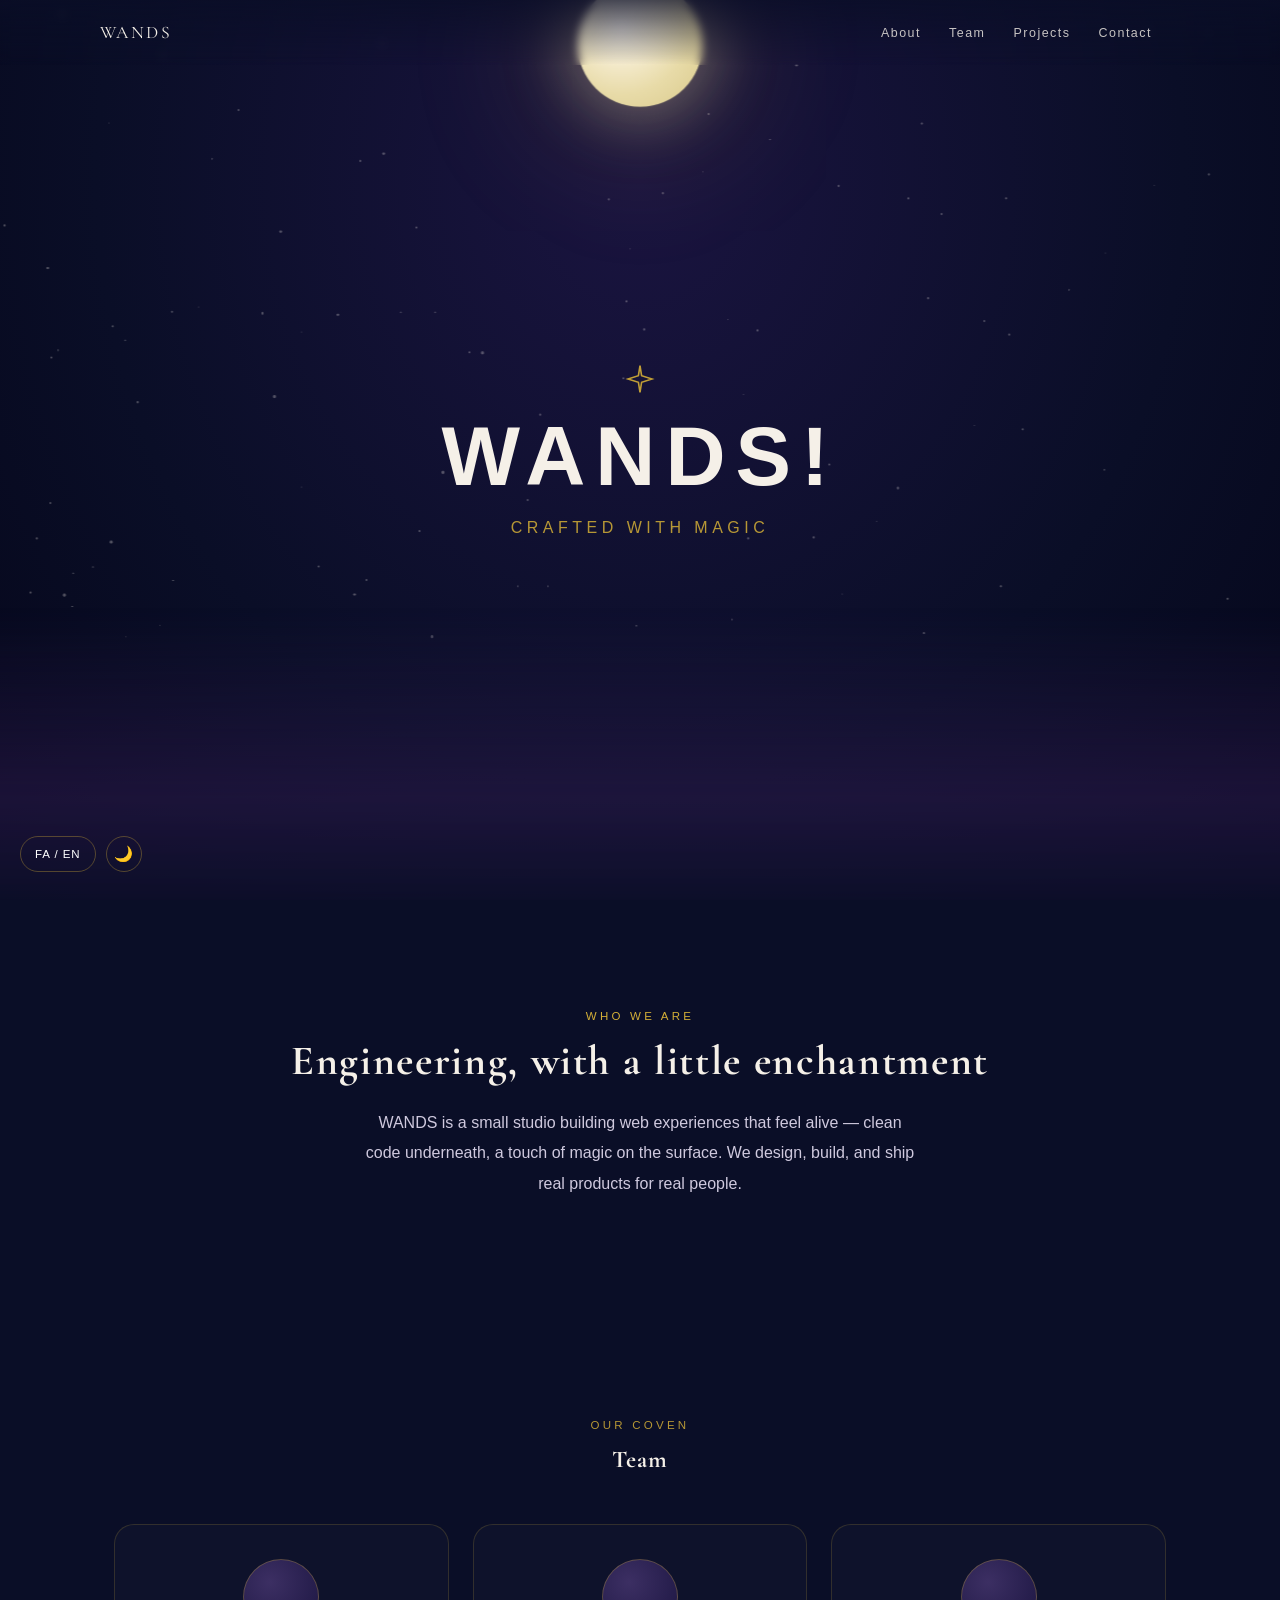
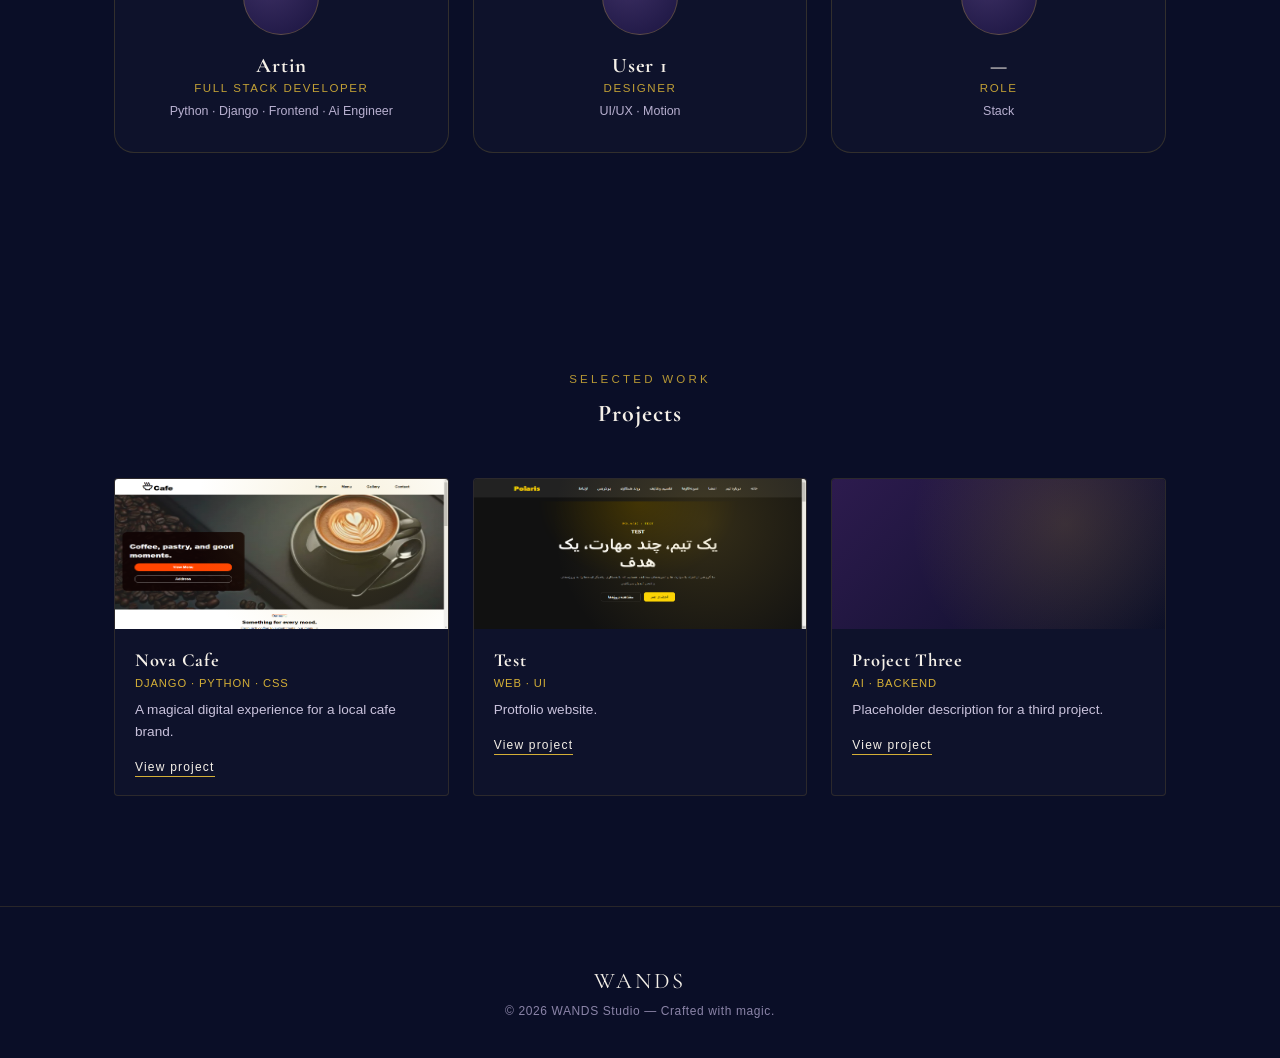
<file: index.html>
<!DOCTYPE html>
<html lang="en">
  <head>
    <meta charset="UTF-8" />
    <meta
      name="viewport"
      content="width=device-width, initial-scale=1, viewport-fit=cover"
    />
    <title>WANDS</title>
    <link rel="preconnect" href="https://fonts.googleapis.com" />
    <link rel="preconnect" href="https://fonts.gstatic.com" crossorigin />
    <link
      href="https://unpkg.com/boxicons@2.1.4/css/boxicons.min.css"
      rel="stylesheet"
    />
    <link
      href="https://fonts.googleapis.com/css2?family=Cormorant+Garamond:wght@400;500;600&family=Inter:wght@300;400;500&family=Vazirmatn:wght@300;400;500;600&display=swap"
      rel="stylesheet"
    />
    <link rel="stylesheet" href="css/style.css">
  </head>
  <body>
    <div class="count">
      <nav>
        <div class="logo">WANDS</div>
        <input type="checkbox" id="active" />
        <label for="active" class="open">
          <i class="bx bx-menu"></i>
        </label>
        <ul>
          <label for="active" class="close">
            <i class="bx bx-x"></i>
          </label>
          <li>
            <a href="#about" data-en="About" data-fa="درباره ما">About</a>
          </li>
          <li><a href="#team" data-en="Team" data-fa="تیم">Team</a></li>
          <li>
            <a href="#projects" data-en="Projects" data-fa="پروژه‌ها"
              >Projects</a
            >
          </li>
          <li>
            <a href="contact.html" data-en="Contact" data-fa="ارتباط با ما">Contact</a>
          </li>
          <label for="active" class="screen"></label>
        </ul>
      </nav>

      <div class="nav-actions">
        <button class="lang-btn" id="langBtn" aria-label="Toggle language">
          FA / EN
        </button>
        <button class="icon-btn" id="themeBtn" aria-label="Toggle theme">
          🌙
        </button>
      </div>

      <div class="sweep" id="sweep"></div>

      <div class="language-transition">
        <div class="language-loader">
          <p>WANDS</p>
        </div>
      </div>

      <section class="hero">
        <div class="sky-layers" id="skyLayers">
          <div class="stars" id="stars"></div>
          <div class="cloud c1"></div>
          <div class="cloud c2"></div>
          <div class="cloud c3"></div>
          <div class="cloud c4"></div>
          <div id="moonParallax">
            <div class="moon-wrap"><div class="moon"></div></div>
          </div>
          <div class="fog"></div>
        </div>
        <div class="hero-content">
          <svg
            class="mark"
            viewBox="0 0 24 24"
            fill="none"
            stroke="var(--gold)"
            stroke-width="1.2"
          >
            <path
              d="M12 2 L13.2 9.5 L21 12 L13.2 14.5 L12 22 L10.8 14.5 L3 12 L10.8 9.5 Z"
            />
          </svg>
          <h1 data-en="WANDS!" data-fa="!WANDS">WANDS!</h1>
          <p
            class="tagline"
            data-en="CRAFTED WITH MAGIC"
            data-fa="ساخته‌ شده با جادو"
          >
            CRAFTED WITH MAGIC
          </p>
        </div>
      </section>

      <section class="section about" id="about">
        <div class="eyebrow reveal" data-en="WHO WE ARE" data-fa="ما کی هستیم">
          WHO WE ARE
        </div>
        <h2
          data-en="Engineering, with a little enchantment"
          data-fa="مهندسی، با کمی جادو"
          class="reveal"
        >
          Engineering, with a little enchantment
        </h2>
        <p
          class="reveal"
          data-en="WANDS is a small studio building web experiences that feel alive — clean code underneath, a touch of magic on the surface. We design, build, and ship real products for real people."
          data-fa="WANDS یک استودیوی کوچک است که تجربه‌های وب زنده می‌سازد — کدنویسی تمیز در زیر، لمسی از جادو در سطح. ما محصولات واقعی برای افراد واقعی طراحی و می‌سازیم."
        >
          WANDS is a small studio building web experiences that feel alive —
          clean code underneath, a touch of magic on the surface. We design,
          build, and ship real products for real people.
        </p>
      </section>

      <section class="section" id="team">
        <div
          class="eyebrow"
          style="text-align: center"
          data-en="OUR COVEN"
          data-fa="محفل ما"
        >
          OUR COVEN
        </div>
        <h2 style="text-align: center" data-en="Team" data-fa="تیم">Team</h2>
        <div class="grid">
          <div class="card reveal">
            <div class="avatar"></div>
            <h3>Artin</h3>
            <div class="role" data-en="FULL STACK DEVELOPER" data-fa="فول استک">
              FULL STACK DEVELOPER
            </div>
            <div
              class="stack"
              data-en="Python · Django · Frontend · Ai Engineer"
              data-fa="پایتون · جنگو · فرانت اند · مهندس هوش مصنوعی"
            >
              Python · Django · Frontend · Ai Engineer
            </div>
          </div>
          <div class="card reveal">
            <div class="avatar"></div>
            <h3>User 1</h3>
            <div class="role" data-en="DESIGNER" data-fa="طراح">DESIGNER</div>
            <div
              class="stack"
              data-en="UI/UX · Motion"
              data-fa="  موشن · طراحی/روابط کاربری "
            >
              UI/UX · Motion
            </div>
          </div>
          <div class="card reveal">
            <div class="avatar"></div>
            <h3>—</h3>
            <div class="role">ROLE</div>
            <div class="stack">Stack</div>
          </div>
        </div>
      </section>

      <section class="section" id="projects">
        <div
          class="eyebrow"
          style="text-align: center"
          data-en="SELECTED WORK"
          data-fa="کار های منتخب"
        >
          SELECTED WORK
        </div>
        <h2 style="text-align: center" data-en="Projects" data-fa="پروژه ها">
          Projects
        </h2>
        <div class="grid">
          <div class="proj-card reveal">
            <div class="proj-thumb reveal"><img src="/pct/cafe.png" alt=""></div>
            <div class="proj-body reveal">
              <h3>Nova Cafe</h3>
              <div class="proj-tags">DJANGO · PYTHON · CSS</div>
              <p>A magical digital experience for a local cafe brand.</p>
              <a class="view-link" href="https:cafe-fwct.onrender.com"
                >View project</a
              >
            </div>
          </div>
          <div class="proj-card reveal">
            <div class="proj-thumb reveal"><img src="/pct/test.png" alt=""></div>
            <div class="proj-body reveal">
              <h3>Test</h3>
              <div class="proj-tags">WEB · UI</div>
              <p>Protfolio website.</p>
              <a
                class="view-link"
                href="https://endjackcho.github.io/test-project"
                >View project</a
              >
            </div>
          </div>
          <div class="proj-card reveal">
            <div class="proj-thumb reveal"></div>
            <div class="proj-body reveal">
              <h3>Project Three</h3>
              <div class="proj-tags">AI · BACKEND</div>
              <p>Placeholder description for a third project.</p>
              <a class="view-link" href="#">View project</a>
            </div>
          </div>
        </div>
      </section>

      <footer>
        <div class="logo">WANDS</div>
        <p>© 2026 WANDS Studio — Crafted with magic.</p>
      </footer>

      <a href="#top" class="to-top" id="toTop">↑</a>
    </div>

    <script>
      const starsEl = document.getElementById("stars");
      const n = window.innerWidth < 600 ? 50 : 100;
      let html = "";
      for (let i = 0; i < n; i++) {
        const x = Math.random() * 100,
          y = Math.random() * 70,
          s = Math.random() * 1.6 + 1;
        const d = Math.random() * 4,
          dur = 3 + Math.random() * 4;
        html += `<div class="star" style="left:${x}%;top:${y}%;width:${s}px;height:${s}px;animation-delay:${d}s;animation-duration:${dur}s;"></div>`;
      }
      starsEl.innerHTML = html;

      const toTop = document.getElementById("toTop");
      window.addEventListener("scroll", () => {
        toTop.classList.toggle("show", window.scrollY > 400);
      });

      // theme toggle (dark/light) with golden sweep transition
      const themeBtn = document.getElementById("themeBtn");
      const sweep = document.getElementById("sweep");
      function applyTheme(mode) {
        document.body.classList.toggle("light", mode === "light");
        themeBtn.textContent = mode === "light" ? "☀️" : "🌙";
      }
      function runSweep(cb) {
        sweep.classList.remove("run");
        void sweep.offsetWidth;
        sweep.classList.add("run");
        setTimeout(cb, 380);
      }
      let currentTheme = localStorage.getItem("wands-theme") || "dark";
      applyTheme(currentTheme);
      themeBtn.addEventListener("click", () => {
        runSweep(() => {
          currentTheme = currentTheme === "dark" ? "light" : "dark";
          localStorage.setItem("wands-theme", currentTheme);
          applyTheme(currentTheme);
        });
      });

      // language toggle (EN/FA) with RTL switch
      const langBtn = document.getElementById("langBtn");
      const trans = document.querySelector(".language-transition");
      function applyLang(lang) {
        document.body.setAttribute("dir", lang === "fa" ? "rtl" : "ltr");
        document.documentElement.setAttribute("lang", lang);
        document.querySelectorAll("[data-en]").forEach((el) => {
          el.textContent =
            lang === "fa"
              ? el.getAttribute("data-fa")
              : el.getAttribute("data-en");
        });
        langBtn.textContent = lang === "fa" ? "EN / FA" : "FA / EN";
      }

      function rmve(){
        setTimeout(() => {
          trans.classList.remove("active")
        }, 600);
      }
      
      function rung(){
          setTimeout(() => {
            localStorage.setItem("wands-lang", currentLang);
            applyLang(currentLang);
          }, 300);
      }

      let currentLang = localStorage.getItem("wands-lang") || "en";
      applyLang(currentLang);
      langBtn.addEventListener("click", () => {
        currentLang = currentLang === "en" ? "fa" : "en";
        trans.classList.add("active");
        rung()
        rmve()
      });

      // 3D-feel parallax: sky layer tilts, moon drifts opposite to clouds
      const skyLayers = document.getElementById("skyLayers");
      const moonWrap = document.getElementById("moonParallax");
      if (window.matchMedia("(pointer: fine)").matches) {
        let tx = 0,
          ty = 0,
          cx = 0,
          cy = 0;
        window.addEventListener("mousemove", (e) => {
          tx = e.clientX / window.innerWidth - 0.5;
          ty = e.clientY / window.innerHeight - 0.5;
        });
        function raf() {
          cx += (tx - cx) * 0.05;
          cy += (ty - cy) * 0.05;
          skyLayers.style.transform = `rotateY(${cx * 4}deg) rotateX(${
            -cy * 3
          }deg) scale(1.04)`;
          moonWrap.style.transform = `translate(${cx * -24}px, ${cy * -14}px)`;
          requestAnimationFrame(raf);
        }
        raf();
      }

      const cards = document.querySelectorAll(".card");

      cards.forEach((card) => {
        card.addEventListener("mousemove", (e) => {
          const rect = card.getBoundingClientRect();

          const x = e.clientX - rect.left;
          const y = e.clientY - rect.top;

          card.style.setProperty("--x", `${x}px`);
          card.style.setProperty("--y", `${y}px`);
        });
      });

      const reveals = document.querySelectorAll(".reveal");
      const observer = new IntersectionObserver(
        (entries) => {
          entries.forEach((entry) => {
            if (entry.isIntersecting) {
              entry.target.classList.add("active");
            }
          });
        },
        {
          threshold: 0.15,
        }
      );

      reveals.forEach((item) => {
        observer.observe(item);
      });
    </script>
  </body>
</html>
</file>
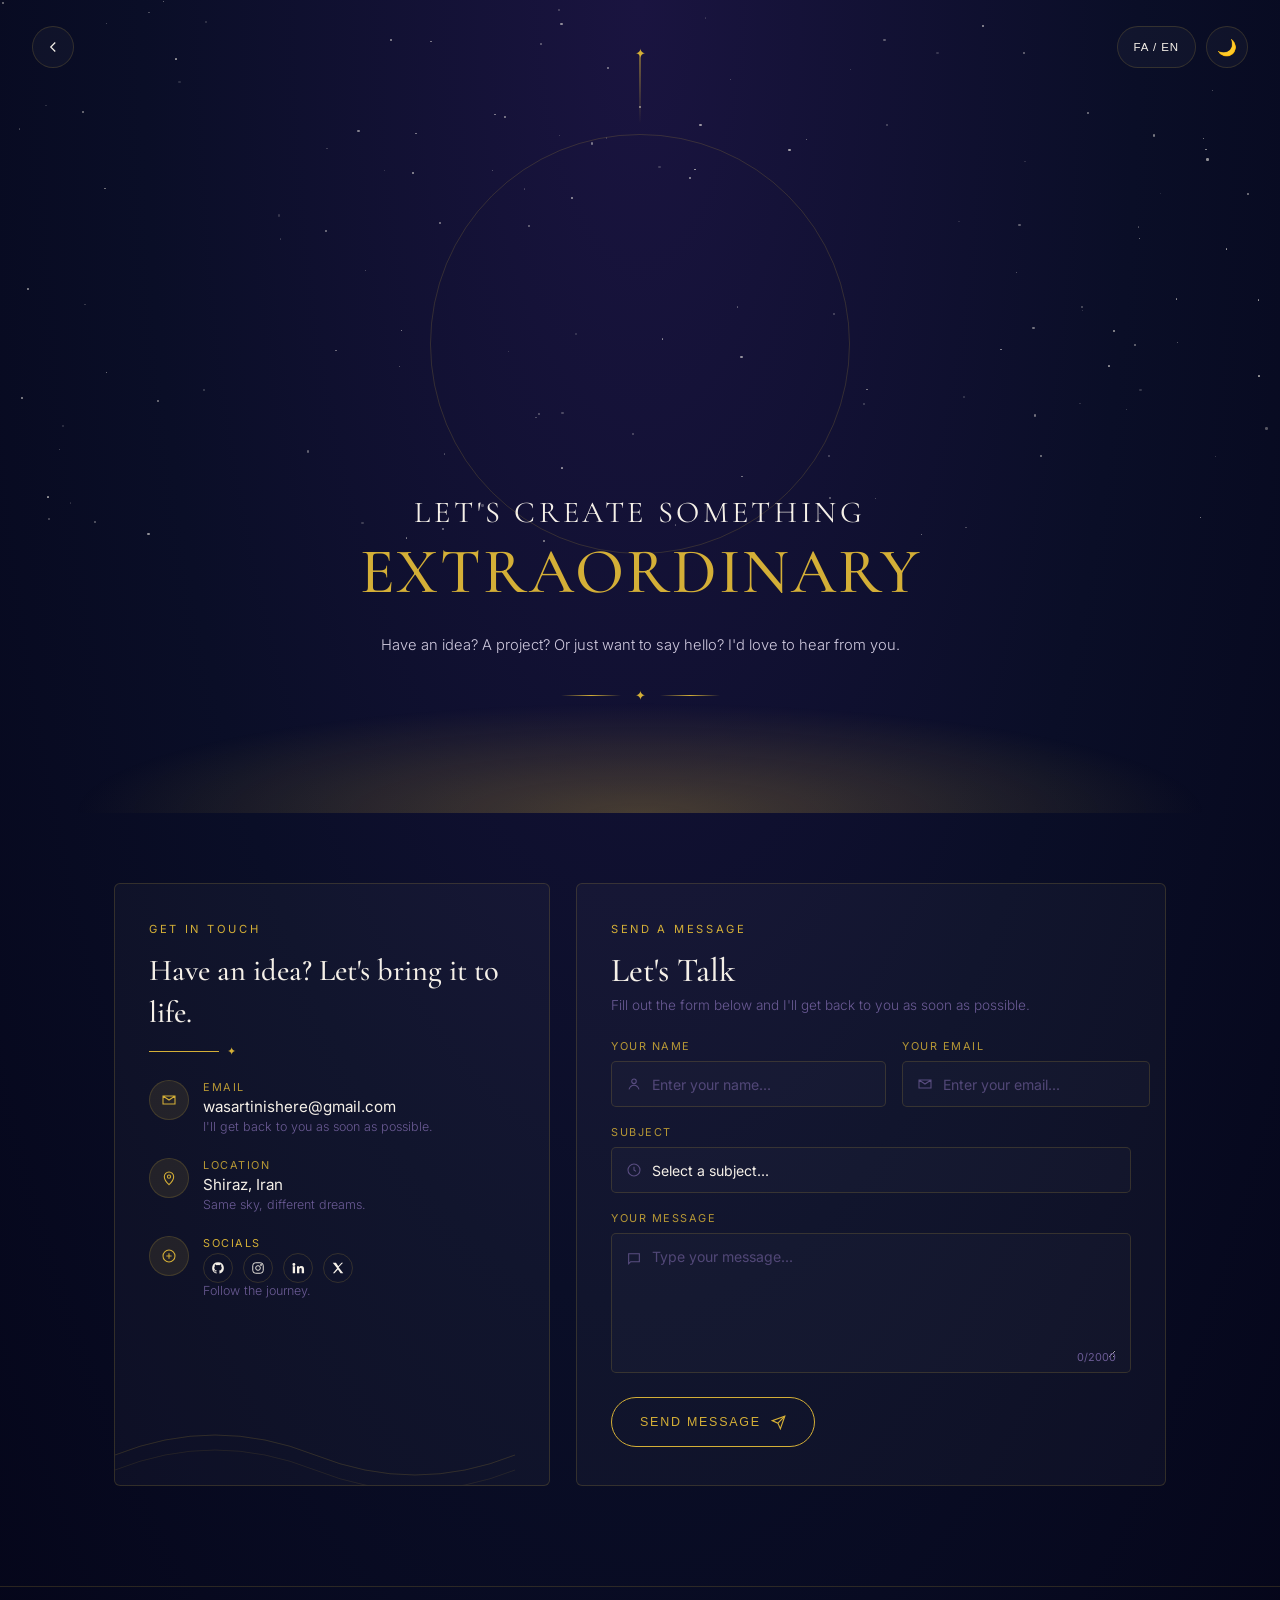
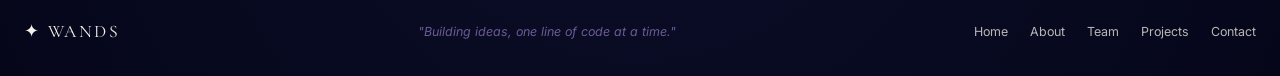
<file: contact.html>
<!DOCTYPE html>
<html lang="en">
<head>
<meta charset="UTF-8">
<meta name="viewport" content="width=device-width, initial-scale=1, viewport-fit=cover">
<title>WANDS — Contact</title>
<link rel="preconnect" href="https://fonts.googleapis.com">
<link rel="preconnect" href="https://fonts.gstatic.com" crossorigin>
<link href="https://fonts.googleapis.com/css2?family=Cormorant+Garamond:wght@400;500;600&family=Inter:wght@300;400;500&family=Vazirmatn:wght@300;400;500;600&display=swap" rel="stylesheet">
<link rel="stylesheet" href="css/contact.css">
</head>
<body>

<div class="count">
  <div class="stars" id="stars"></div>
<div class="sweep" id="sweep"></div>
<div class="language-transition">
    <div class="language-loader">
      <p>WANDS</p>
    </div>
</div>

<div class="topbar">
  <a class="back-btn" href="index.html" title="Back to Home" aria-label="Back to Home">
    <svg width="18" height="18" viewBox="0 0 24 24" fill="none" stroke="currentColor" stroke-width="1.6"><path d="M15 6l-6 6 6 6"/></svg>
  </a>
  <div class="topbar-actions">
    <button class="lang-btn" id="langBtn">FA / EN</button>
    <button class="icon-btn" id="themeBtn" aria-label="Toggle theme">🌙</button>
  </div>
</div>

<section class="hero">
  <div class="beam"></div>
  <div class="ring"></div>
  <div class="eyebrow-line" data-en="LET'S CREATE SOMETHING" data-fa="بیا با هم بسازیم">LET'S CREATE SOMETHING</div>
  <h1 data-en="EXTRAORDINARY" data-fa="چیزی فوق‌العاده">EXTRAORDINARY</h1>
  <p data-en="Have an idea? A project? Or just want to say hello? I'd love to hear from you." data-fa="ایده‌ای داری؟ پروژه‌ای؟ یا فقط می‌خوای سلام کنی؟ خوشحال میشم بشنوم.">Have an idea? A project? Or just want to say hello? I'd love to hear from you.</p>
  <div class="divider"><span class="d-line"></span><span class="d-star">✦</span><span class="d-line"></span></div>
  <div class="glow-ground"></div>
</section>

<section class="contact-grid reveal">
  <div class="info-card reveal">
    <div class="eyebrow reveal" data-en="GET IN TOUCH" data-fa="در تماس باش">GET IN TOUCH</div>
    <h2 data-en="Have an idea? Let's bring it to life." data-fa="ایده‌ای داری؟ بیا زنده‌اش کنیم.">Have an idea?<br>Let's bring it to life.</h2>
    <div class="mini-divider reveal"></div>
    <ul class="info-list reveal">
      <li>
        <span class="info-ic"><svg width="16" height="16" viewBox="0 0 24 24" fill="none" stroke="currentColor" stroke-width="1.6"><path d="M3 6l9 6 9-6M3 6h18v12H3z"/></svg></span>
        <div>
          <div class="info-label" data-en="EMAIL" data-fa="ایمیل">EMAIL</div>
          <div class="info-value">wasartinishere@gmail.com</div>
          <div class="info-sub" data-en="I'll get back to you as soon as possible." data-fa="در سریع‌ترین زمان پاسخ می‌دم.">I'll get back to you as soon as possible.</div>
        </div>
      </li>
      <li>
        <span class="info-ic"><svg width="16" height="16" viewBox="0 0 24 24" fill="none" stroke="currentColor" stroke-width="1.6"><path d="M12 22s7-6.5 7-12a7 7 0 10-14 0c0 5.5 7 12 7 12z"/><circle cx="12" cy="10" r="2.4"/></svg></span>
        <div class="reveal">
          <div class="info-label" data-en="LOCATION" data-fa="موقعیت">LOCATION</div>
          <div class="info-value" data-en="Shiraz, Iran" data-fa="شیراز، ایران">Shiraz, Iran</div>
          <div class="info-sub" data-en="Same sky, different dreams." data-fa="آسمون یکی، رویاها فرق دارن.">Same sky, different dreams.</div>
        </div>
      </li>
      <li>
        <span class="info-ic"><svg width="16" height="16" viewBox="0 0 24 24" fill="none" stroke="currentColor" stroke-width="1.6"><circle cx="12" cy="12" r="9"/><path d="M8 12h8M12 8v8"/></svg></span>
        <div>
          <div class="info-label reveal" data-en="SOCIALS" data-fa="شبکه‌های اجتماعی">SOCIALS</div>
          <div class="socials reveal">
            <a href="#" aria-label="GitHub"><svg width="14" height="14" viewBox="0 0 24 24" fill="currentColor"><path d="M12 2a10 10 0 00-3.16 19.49c.5.09.68-.22.68-.48v-1.7c-2.78.6-3.37-1.34-3.37-1.34-.46-1.16-1.11-1.47-1.11-1.47-.91-.62.07-.6.07-.6 1 .07 1.53 1.03 1.53 1.03.9 1.53 2.36 1.09 2.94.83.09-.65.35-1.09.63-1.34-2.22-.25-4.56-1.11-4.56-4.94 0-1.09.39-1.98 1.03-2.68-.1-.25-.45-1.27.1-2.65 0 0 .84-.27 2.75 1.02a9.5 9.5 0 015 0c1.91-1.29 2.75-1.02 2.75-1.02.55 1.38.2 2.4.1 2.65.64.7 1.03 1.59 1.03 2.68 0 3.84-2.34 4.68-4.57 4.93.36.31.68.92.68 1.85v2.74c0 .27.18.58.69.48A10 10 0 0012 2z"/></svg></a>
            <a href="#" aria-label="Instagram"><svg width="14" height="14" viewBox="0 0 24 24" fill="none" stroke="currentColor" stroke-width="1.6"><rect x="3" y="3" width="18" height="18" rx="5"/><circle cx="12" cy="12" r="4"/><circle cx="17.2" cy="6.8" r="1"/></svg></a>
            <a href="#" aria-label="LinkedIn"><svg width="14" height="14" viewBox="0 0 24 24" fill="currentColor"><path d="M4.98 3.5a2.5 2.5 0 11-.02 5 2.5 2.5 0 01.02-5zM3 9h4v12H3V9zm7 0h3.8v1.7h.05c.53-1 1.83-2.05 3.76-2.05 4.02 0 4.76 2.65 4.76 6.1V21h-4v-5.7c0-1.36-.02-3.1-1.89-3.1-1.9 0-2.19 1.48-2.19 3v5.8h-4V9z"/></svg></a>
            <a href="#" aria-label="X"><svg width="14" height="14" viewBox="0 0 24 24" fill="currentColor"><path d="M3 3l7.5 9.6L3.3 21H6l5.9-6.6L16.5 21H21l-7.9-10.1L20.7 3H18l-5.4 6-4.1-6H3z"/></svg></a>
          </div>
          <div class="info-sub" data-en="Follow the journey." data-fa="همراهمون باش.">Follow the journey.</div>
        </div>
      </li>
    </ul>
    <svg class="waves" viewBox="0 0 400 90" preserveAspectRatio="none"><path d="M0 60 Q100 20 200 60 T400 60" stroke="var(--gold)" stroke-width="1" fill="none" opacity=".5"/><path d="M0 75 Q100 35 200 75 T400 75" stroke="var(--gold)" stroke-width="1" fill="none" opacity=".3"/></svg>
  </div>

  <div class="form-card reveal">
    <div class="eyebrow reveal" data-en="SEND A MESSAGE" data-fa="پیام بفرست">SEND A MESSAGE</div>
    <h2 data-en="Let's Talk" data-fa="بیا صحبت کنیم">Let's Talk</h2>
    <p class="sub reveal" data-en="Fill out the form below and I'll get back to you as soon as possible." data-fa="فرم زیر رو پر کن تا در سریع‌ترین زمان پاسخ بدیم.">Fill out the form below and I'll get back to you as soon as possible.</p>
    <form id="contactForm">
      <div class="form-row reveal">
        <div class="field reveal">
          <label data-en="YOUR NAME" data-fa="نام شما">YOUR NAME</label>
          <div class="input-wrap reveal">
            <svg width="16" height="16" viewBox="0 0 24 24" fill="none" stroke="currentColor" stroke-width="1.6"><circle cx="12" cy="8" r="3.4"/><path d="M4.5 20c1.5-4 5-6 7.5-6s6 2 7.5 6"/></svg>
            <input type="text" data-en-ph="Enter your name..." data-fa-ph="نام‌تون رو بنویسید..." placeholder="Enter your name...">
          </div>
        </div>
        <div class="field reveal" id="name-email">
          <label data-en="YOUR EMAIL" data-fa="ایمیل شما">YOUR EMAIL</label>
          <div class="input-wrap reveal">
            <svg width="16" height="16" viewBox="0 0 24 24" fill="none" stroke="currentColor" stroke-width="1.6"><path d="M3 6l9 6 9-6M3 6h18v12H3z"/></svg>
            <input type="email" data-en-ph="Enter your email..." data-fa-ph="ایمیل‌تون رو بنویسید..." placeholder="Enter your email...">
          </div>
        </div>
      </div>
      <div class="field reveal">
        <label data-en="SUBJECT" data-fa="موضوع">SUBJECT</label>
        <div class="input-wrap reveal">
          <svg width="16" height="16" viewBox="0 0 24 24" fill="none" stroke="currentColor" stroke-width="1.6"><circle cx="12" cy="12" r="9"/><path d="M12 7v5l3 2"/></svg>
          <select id="subjectSelect">
            <option value="" data-en="Select a subject..." data-fa="یه موضوع انتخاب کن..." selected disabled>Select a subject...</option>
            <option data-en="General Inquiry" data-fa="سوال عمومی">General Inquiry</option>
            <option data-en="Project" data-fa="پروژه">Project</option>
            <option data-en="Collaboration" data-fa="همکاری">Collaboration</option>
            <option data-en="Other" data-fa="سایر">Other</option>
          </select>
        </div>
      </div>
      <div class="field reveal">
        <label data-en="YOUR MESSAGE" data-fa="پیام شما">YOUR MESSAGE</label>
        <div class="textarea-wrap reveal">
          <svg width="16" height="16" viewBox="0 0 24 24" fill="none" stroke="currentColor" stroke-width="1.6" style="margin-top:3px;"><path d="M4 4h16v12H7l-3 3V4z"/></svg>
          <textarea id="msgBox" maxlength="2000" data-en-ph="Type your message..." data-fa-ph="پیامت رو بنویس..." placeholder="Type your message..."></textarea>
          <span class="char-count" id="charCount">0/2000</span>
        </div>
      </div>
      <button type="submit" class="send-btn">
        <span data-en="SEND MESSAGE" data-fa="ارسال پیام">SEND MESSAGE</span>
        <svg width="15" height="15" viewBox="0 0 24 24" fill="none" stroke="currentColor" stroke-width="1.8"><path d="M22 2L11 13"/><path d="M22 2l-7 20-4-9-9-4 20-7z"/></svg>
      </button>
    </form>
  </div>
</section>

<footer>
  <div class="logo">✦ WANDS</div>
  <div class="quote" data-en="&quot;Building ideas, one line of code at a time.&quot;" data-fa="«ساختن ایده‌ها، خط به خط کد»">"Building ideas, one line of code at a time."</div>
  <nav>
    <a href="wands-full-site.html" data-en="Home" data-fa="خانه">Home</a>
    <a href="wands-full-site.html#about" data-en="About" data-fa="درباره ما">About</a>
    <a href="wands-full-site.html#team" data-en="Team" data-fa="تیم">Team</a>
    <a href="wands-full-site.html#projects" data-en="Projects" data-fa="پروژه‌ها">Projects</a>
    <a href="#" data-en="Contact" data-fa="تماس">Contact</a>
  </nav>
</footer>
</div>

<script>
// static star texture (no animation)
(function(){
  const el = document.getElementById('stars');
  const n = window.innerWidth < 600 ? 60 : 130;
  let html = '';
  for(let i=0;i<n;i++){
    const x = Math.random()*100, y = Math.random()*60, s = Math.random()*1.6+1;
    const op = (Math.random()*.5+.15).toFixed(2);
    html += `<div class="star" style="left:${x}%;top:${y}%;width:${s}px;height:${s}px;opacity:${op};"></div>`;
  }
  el.innerHTML = html;
})();

// theme toggle with golden sweep
const themeBtn = document.getElementById('themeBtn');
const sweep = document.getElementById('sweep');
function applyTheme(mode){
  document.body.classList.toggle('light', mode === 'light');
  themeBtn.textContent = mode === 'light' ? '☀️' : '🌙';
}
function runSweep(cb){
  sweep.classList.remove('run');
  void sweep.offsetWidth;
  sweep.classList.add('run');
  setTimeout(cb, 380);
}
let currentTheme = localStorage.getItem('wands-theme') || 'dark';
applyTheme(currentTheme);
themeBtn.addEventListener('click', ()=>{
  runSweep(()=>{
    currentTheme = currentTheme === 'dark' ? 'light' : 'dark';
    localStorage.setItem('wands-theme', currentTheme);
    applyTheme(currentTheme);
  });
});

// language toggle (EN/FA) with RTL + placeholder swap
const langBtn = document.getElementById('langBtn');
const trans = document.querySelector(".language-transition");
function applyLang(lang){
  document.body.setAttribute('dir', lang === 'fa' ? 'rtl' : 'ltr');
  document.documentElement.setAttribute('lang', lang);
  document.querySelectorAll('[data-en]').forEach(el=>{
    el.textContent = lang === 'fa' ? el.getAttribute('data-fa') : el.getAttribute('data-en');
  });
  document.querySelectorAll('[data-en-ph]').forEach(el=>{
    el.placeholder = lang === 'fa' ? el.getAttribute('data-fa-ph') : el.getAttribute('data-en-ph');
  });
  langBtn.textContent = lang === 'fa' ? 'EN / FA' : 'FA / EN';
}
let currentLang = localStorage.getItem('wands-lang') || 'en';
applyLang(currentLang);

function change(){
    setTimeout(() => {
        localStorage.setItem('wands-lang', currentLang);
        applyLang(currentLang);
    }, 300);
}

function rmve(){
    setTimeout(() => {
        trans.classList.remove("active")
    }, 600);
}

langBtn.addEventListener('click', ()=>{
  currentLang = currentLang === 'en' ? 'fa' : 'en';
  trans.classList.add("active")
  change()
  rmve()
});

// character counter
const msgBox = document.getElementById('msgBox');
const charCount = document.getElementById('charCount');
msgBox.addEventListener('input', ()=>{
  charCount.textContent = `${msgBox.value.length}/2000`;
});

// form submit (no backend wired yet — prevents page reload)
document.getElementById('contactForm').addEventListener('submit', (e)=>{
  e.preventDefault();
});

// Reveal scroll
const reveals = document.querySelectorAll(".reveal");
const observer = new IntersectionObserver((entries) => {
    entries.forEach((entry) => {
        if(entry.isIntersecting){
            entry.target.classList.add("active");
        };
    });
},{
    threshold: 0.15,
});
reveals.forEach((item) => {
    observer.observe(item)
})
</script>
</body>
</html>
</file>
<file: css/style.css>
:root {
  --night-1: #0a0e27;
  --night-2: #1a1440;
  --purple: #2d1b4e;
  --gold: #d4af37;
  --cream: #f5f0e8;
  --mist: #6b5b95;
  --card-bg: rgba(255, 255, 255, 0.02);
  --nav-bg: rgba(10, 14, 39, 0.75);
  --icons: white;
  box-sizing: border-box;
}

* {
  box-sizing: inherit;
  margin: 0;
  padding: 0;
}

html {
  scroll-behavior: smooth;
}

body {
  background: var(--night-1);
  color: var(--cream);
  font-family: "Poppins", sans-serif;
  overflow-x: hidden;
  min-height: 100vh;
  transition: background 0.6s ease, color 0.6s ease;
}

body.light {
  --night-1: #f6f1e6;
  --night-2: #fffaf0;
  --purple: #e4d9bf;
  --gold: #a8790c;
  --cream: #2d1b4e;
  --mist: #8b7fae;
  --card-bg: rgba(45, 27, 78, 0.04);
  --nav-bg: rgba(246, 241, 230, 0.8);
  --icons:#a8790c;
}

body[dir="rtl"] {
  font-family: "Vazirmatn", sans-serif;
}

body[dir="rtl"] h1,
body[dir="rtl"] h2,
body[dir="rtl"] h3,
body[dir="rtl"] p {
  cursor: default;
  font-family: "Vazirmatn", sans-serif;
  letter-spacing: 0px;
}

body[dir="rtl"] .section,
body[dir="rtl"] footer {
  text-align: right;
}

body[dir="rtl"] .about,
body[dir="rtl"] #team .eyebrow,
body[dir="rtl"] #team h2,
body[dir="rtl"] #projects .eyebrow,
body[dir="rtl"] #projects h2 {
  text-align: center;
}

body[dir="rtl"] *{
  letter-spacing: 0;
}

body[dir="rtl"] nav ul {
  flex-direction: row-reverse;
}

.count {
  max-width: 1800px;
  margin: 0 auto;
}

/* nav action buttons */
.nav-actions {
  display: flex;
  align-items: center;
  gap: 10px;
  position: fixed;
  z-index: 9999;
  bottom: 28px;
  left: 20px;
  transition: left 0.7s ease-in-out, background-color 0.7s ease-in-out;
}

@keyframes slide {
  0% {
    opacity: 1;
  }
  15% {
    opacity: 0;
  }
  50% {
    opacity: 0;
  }
  100% {
    opacity: 1;
  }
}

.icon-btn {
  width: 36px;
  height: 36px;
  border-radius: 50%;
  border: 1px solid rgba(212, 175, 55, 0.35);
  background: transparent;
  color: var(--cream);
  display: flex;
  align-items: center;
  justify-content: center;
  cursor: pointer;
  font-size: 0.95rem;
  transition: border-color 0.3s ease, transform 0.3s ease, background 0.3s ease;
}

.icon-btn:hover {
  border-color: var(--gold);
  transform: translateY(-2px);
}

.lang-btn {
  padding: 0 14px;
  height: 36px;
  border-radius: 18px;
  border: 1px solid rgba(212, 175, 55, 0.35);
  background: transparent;
  color: var(--icons);
  font-size: 0.72rem;
  letter-spacing: 0.08em;
  cursor: pointer;
  transition: border-color 0.3s ease, transform 0.3s ease;
}

.lang-btn:hover {
  border-color: var(--gold);
  transform: translateY(-2px);
}

/* golden sweep transition overlay */
.sweep {
  position: fixed;
  inset: 0;
  z-index: 9999;
  pointer-events: none;
  background: linear-gradient(
    100deg,
    transparent 0%,
    rgba(212, 175, 55, 0) 35%,
    rgba(245, 220, 140, 0.9) 50%,
    rgba(212, 175, 55, 0) 65%,
    transparent 100%
  );
  transform: translateX(-120%);
  opacity: 0;
}

.sweep.run {
  animation: sweepMove 0.9s cubic-bezier(0.65, 0, 0.35, 1);
}

@keyframes sweepMove {
  0% {
    transform: translateX(-120%);
    opacity: 1;
  }
  55% {
    opacity: 1;
  }
  100% {
    transform: translateX(120%);
    opacity: 0;
  }
}

.language-transition {
  position: fixed;
  inset: 0;
  z-index: 99999;

  display: flex;
  justify-content: center;
  align-items: center;

  background: rgba(10, 14, 39, 0.35);
  backdrop-filter: blur(0);

  opacity: 0;
  visibility: hidden;

  transition:
      opacity .4s ease,
      visibility .4s ease,
      backdrop-filter .4s ease;
}

.language-transition.active{
  opacity: 1;
  visibility: visible;
  backdrop-filter: blur(8px);
}

h1,
h2,
h3 {
  font-family: "Cormorant Garamond", serif;
  font-weight: 900;
  letter-spacing: 0.04em;
}

.section {
  position: relative;
  padding: 110px 24px;
  max-width: 1100px;
  margin: 0 auto;
}

.eyebrow {
  color: var(--gold);
  font-size: 0.72rem;
  letter-spacing: 0.28em;
  opacity: 0.85;
  margin-bottom: 14px;
}

/* ---------- HERO ---------- */
.hero {
  height: 100vh;
  position: relative;
  overflow: hidden;
  background: radial-gradient(
    ellipse at 50% 20%,
    var(--night-2) 0%,
    var(--night-1) 60%,
    #05061a 100%
  );
}

.stars {
  position: absolute;
  inset: 0;
}

.star {
  position: absolute;
  width: 2px;
  height: 2px;
  background: var(--cream);
  border-radius: 50%;
  opacity: 0.3;
  animation: twinkle 4s ease-in-out infinite;
}

@keyframes twinkle {
  0%,
  100% {
    opacity: 0.15;
  }
  50% {
    opacity: 0.9;
  }
}
.hero {
  perspective: 1000px;
}
.sky-layers {
  position: absolute;
  inset: 0;
  transform-style: preserve-3d;
}
.moon-wrap {
  position: absolute;
  top: 10%;
  left: 50%;
  width: 120px;
  height: 120px;
  transform: translateX(-50%);
  animation: moonDrift 18s ease-in-out infinite;
}
.moon {
  width: 100%;
  height: 100%;
  border-radius: 50%;
  background: radial-gradient(
    circle at 35% 35%,
    #fffaf0 0%,
    #f3e9c9 35%,
    #e8dba8 60%,
    #d9c98a 100%
  );
  box-shadow: 0 0 60px 10px rgba(245, 232, 180, 0.35),
    0 0 140px 40px rgba(212, 175, 55, 0.15);
  animation: moonGlow 6s ease-in-out infinite;
}
@keyframes moonDrift {
  0%,
  100% {
    transform: translateX(-50%) translateY(0) rotate(0deg);
  }
  50% {
    transform: translateX(-42%) translateY(34px) rotate(1.5deg);
  }
}
@keyframes moonGlow {
  0%,
  100% {
    box-shadow: 0 0 60px 10px rgba(245, 232, 180, 0.3),
      0 0 140px 40px rgba(212, 175, 55, 0.12);
  }
  50% {
    box-shadow: 0 0 75px 14px rgba(245, 232, 180, 0.45),
      0 0 160px 50px rgba(212, 175, 55, 0.2);
  }
}
.cloud {
  position: absolute;
  background: linear-gradient(
    180deg,
    rgba(107, 91, 149, 0.4),
    rgba(45, 27, 78, 0.05)
  );
  filter: blur(6px);
  border-radius: 50%;
}
.cloud.c1 {
  width: 420px;
  height: 90px;
  top: 20%;
  left: -35%;
  animation: driftRight 22s linear infinite;
}
.cloud.c2 {
  width: 300px;
  height: 70px;
  top: 34%;
  left: -30%;
  animation: driftRight 30s linear infinite;
  animation-delay: -8s;
  opacity: 0.75;
}
.cloud.c3 {
  width: 520px;
  height: 110px;
  top: 14%;
  left: -45%;
  animation: driftRight 38s linear infinite;
  animation-delay: -16s;
  opacity: 0.55;
}
.cloud.c4 {
  width: 260px;
  height: 60px;
  top: 44%;
  left: -20%;
  animation: driftRight 16s linear infinite;
  animation-delay: -4s;
  opacity: 0.6;
}
@keyframes driftRight {
  0% {
    transform: translateX(0);
  }
  100% {
    transform: translateX(160vw);
  }
}
.fog {
  position: absolute;
  bottom: 0;
  left: -20%;
  width: 140%;
  height: 32vh;
  background: linear-gradient(
    180deg,
    transparent,
    rgba(45, 27, 78, 0.55) 60%,
    rgba(10, 14, 39, 0.9)
  );
  filter: blur(10px);
  animation: fogDrift 22s ease-in-out infinite;
}
@keyframes fogDrift {
  0%,
  100% {
    transform: translateX(0);
  }
  50% {
    transform: translateX(3%);
  }
}
.hero-content {
  position: relative;
  z-index: 5;
  height: 100%;
  display: flex;
  flex-direction: column;
  align-items: center;
  justify-content: center;
  text-align: center;
  gap: 14px;
}
.mark {
  width: 32px;
  height: 32px;
  opacity: 0.9;
  animation: pulse 5s ease-in-out infinite;
}
@keyframes pulse {
  0%,
  100% {
    opacity: 0.7;
    transform: scale(1);
  }
  50% {
    opacity: 1;
    transform: scale(1.08);
  }
}
.hero h1 {
  font-size: clamp(2.6rem, 7vw, 5.2rem);
  letter-spacing: 0.12em;
  font-family: "Poppins", sans-serif;
}
.tagline {
  font-weight: 300;
  font-size: clamp(0.85rem, 1.6vw, 1rem);
  letter-spacing: 0.28em;
  color: var(--gold);
  opacity: 0.85;
}

/* ---------- NAV ---------- */
nav {
  position: fixed;
  top: 0;
  left: 0;
  right: 0;
  z-index: 20;
  display: flex;
  justify-content: space-between;
  align-items: center;
  padding: 22px 100px;
  background: linear-gradient(180deg, var(--nav-bg), transparent);
  backdrop-filter: blur(4px);
  transition: background 0.6s ease;
}
nav .logo {
  font-family: "Cormorant Garamond", serif;
  letter-spacing: 0.14em;
  font-size: 1.1rem;
}
nav ul {
  list-style: none;
  display: flex;
  gap: 28px;
  font-size: 0.78rem;
  letter-spacing: 0.12em;
}

nav ul .screen {
  display: block;
}
nav a {
  color: var(--cream);
  text-decoration: none;
  opacity: 0.8;
  transition: 0.3s;
}
nav a:hover {
  opacity: 1;
  color: var(--gold);
}

/* ---------- ABOUT ---------- */
.about {
  text-align: center;
}
.about p {
  max-width: 560px;
  margin: 0 auto;
  line-height: 1.9;
  color: #cfc9de;
  font-weight: 300;
}
.about h2 {
  font-size: clamp(1.8rem, 4vw, 2.6rem);
  margin-bottom: 22px;
}

/* ---------- TEAM ---------- */
.grid {
  display: grid;
  grid-template-columns: repeat(auto-fit, minmax(220px, 1fr));
  gap: 24px;
  margin-top: 50px;
}

.card {
  position: relative;
  background: linear-gradient(160deg, var(--card-bg), var(--card-bg));
  border: 1px solid rgba(212, 175, 55, 0.18);
  overflow: hidden;
  border-radius: 20px;
  padding: 34px 22px;
  text-align: center;
  transition: transform 0.35s ease,
    border-color 0.35s ease box-shadow 0.35s ease, background 0.6s ease;
}

.card::before {
  content: "";
  position: absolute;
  width: 700px;
  height: 700px;
  background: radial-gradient(
    rgba(245, 245, 245, 0.034),
    transparent,
    transparent
  );
  top: var(--y);
  left: var(--x);
  translate: -50% -50%;
  z-index: 10;
  opacity: 0;
  z-index: 1;
  transition: 0.5s, top 0s, left 0s;
}

.card:hover::before {
  opacity: 1;
}

.card:hover {
  transform: translateY(-6px);
  border-color: rgba(212, 175, 55, 0.5);
  box-shadow: 0 18px 40px -12px rgba(0, 0, 0, 0.5);
}
.avatar {
  width: 76px;
  height: 76px;
  border-radius: 50%;
  margin: 0 auto 18px;
  background: radial-gradient(circle at 35% 30%, #3c2f63, #1a1440);
  border: 1px solid rgba(212, 175, 55, 0.3);
}
.card h3 {
  font-size: 1.3rem;
  margin-bottom: 4px;
}
.role {
  color: var(--gold);
  font-size: 0.72rem;
  letter-spacing: 0.14em;
  margin-bottom: 10px;
  opacity: 0.9;
}
.stack {
  font-size: 0.78rem;
  color: #b8b0d0;
  font-weight: 300;
}

/* ---------- PROJECTS ---------- */
.proj-card {
  background: var(--card-bg);
  border: 1px solid rgba(212, 175, 55, 0.15);
  border-radius: 4px;
  overflow: hidden;
  display: flex;
  flex-direction: column;
}
.proj-thumb {
  height: 150px;
  background: linear-gradient(135deg, var(--purple), var(--night-1));
  position: relative;
  overflow: hidden;
}

.proj-thumb img{
  width: 100%;
  height: 100%;
}
.proj-thumb::after {
  content: "";
  position: absolute;
  inset: 0;
  background: radial-gradient(
    circle at 70% 30%,
    rgba(212, 175, 55, 0.18),
    transparent 60%
  );
}
.proj-body {
  padding: 20px;
}
.proj-body h3 {
  font-size: 1.15rem;
  margin-bottom: 6px;
}
.proj-tags {
  font-size: 0.7rem;
  color: var(--gold);
  letter-spacing: 0.08em;
  margin-bottom: 10px;
}
.proj-body p {
  font-size: 0.85rem;
  color: #c9c2dc;
  font-weight: 300;
  line-height: 1.6;
  margin-bottom: 14px;
}
.view-link {
  font-size: 0.75rem;
  letter-spacing: 0.1em;
  color: var(--cream);
  text-decoration: none;
  border-bottom: 1px solid var(--gold);
  padding-bottom: 2px;
}

/* Footer */
footer {
  padding: 60px 24px 40px;
  text-align: center;
  border-top: 1px solid rgba(212, 175, 55, 0.15);
}

footer .logo {
  font-family: "Cormorant Garamond", serif;
  font-size: 1.4rem;
  letter-spacing: 0.14em;
  margin-bottom: 10px;
}

footer p {
  font-size: 0.75rem;
  color: #8b84a8;
  letter-spacing: 0.05em;
}

/*BACK TO TOP*/
.to-top {
  position: fixed;
  bottom: 28px;
  right: 28px;
  z-index: 20;
  width: 44px;
  height: 44px;
  border-radius: 50%;
  background: var(--purple);
  border: 1px solid rgba(212, 175, 55, 0.4);
  color: var(--gold);
  display: flex;
  align-items: center;
  justify-content: center;
  text-decoration: none;
  font-size: 1rem;
  opacity: 0;
  pointer-events: none;
  transition: opacity 0.3s ease, transform 0.3s ease, right 0.9s ease-in-out;
}

.to-top.show {
  opacity: 1;
  pointer-events: auto;
}

.to-top:hover {
  transform: translateY(-3px);
}

.reveal {
  opacity: 0;
  transform: translateY(50px);
  transition: opacity 0.8s ease, transform 0.8s ease;
}

.reveal.active {
  opacity: 1;
  transform: translateY(0);
}

@media (prefers-reduced-motion: reduce) {
  * {
    animation-duration: 0.01ms !important;
    animation-iteration-count: 1 !important;
  }
}

.count nav #active {
  display: none;
}

nav .open,
nav .close {
  display: none;
}

@media (max-width: 600px) {
  nav {
    position: fixed;
    transform: none !important;
    margin: 10px 20px;
    border-radius: 40px;
    backdrop-filter: none;
  }

  body[dir="rtl"] nav ul{
    left: -100%;
    right: auto;
  }
  nav ul {
    position: fixed !important;
    display: flex;
    flex-direction: column;
    justify-content: center;
    align-items: center;
    gap: 10%;
    width: 50%;
    height: 100%;
    background-color: var(--mist);
    right: -100%;
    top: 0;
    z-index: 99 !important;
    transition: 0.7s ease-in-out;
  }

  body[dir="rtl"] nav ul {
    flex-direction: column;
  }

  nav ul a {
    color: var(--cream);
    opacity: 1;
    font-weight: 600;
    width: 100%;
  }
  nav .open,
  nav .close {
    display: block;
    font-size: 3.3em;
    position: absolute;
    color: var(--cream);
    font-weight: 900;
    transition: 0.3s;
    cursor: pointer;
  }

  nav .open:hover,
  nav .close:hover {
    transform: scale(1.06);
    color: var(--icons);
  }

  nav .open:active,
  nav .close:active {
    transform: scale(1);
    opacity: 70%;
  }

  nav .close {
    top: 10px;
    left: 10px;
  }

  body[dir="rtl"] nav .close{
    left: auto;
    right: 10px;
  }

  nav .open {
    right: 30px;
    color: #b8b0d0;
    top: 0;
    bottom: 0;
  }

  body[dir="rtl"] nav .open{
    left: 30px;
    right: auto;
  }

  nav ul .screen {
    display: inline-block;
    position: fixed;
    width: 50%;
    height: 100vh;
    z-index: 1;
    top: 0;
    left: -100%;
  }

  body[dir="rtl"] nav ul .screen{
    right: -100%;
    left: auto;
  }

  body[dir="rtl"] .nav-actions {
    left: auto;
    right: 20px;
    transition: .7s;
  }

  body[dir="rtl"] .to-top{
    right: auto;
    left: 28px;
    transition: .9s;
  }

  nav #active:checked ~ ul {
    right: 0;
  }

  body[dir="rtl"] nav #active:checked ~ ul {
    left: 0;
    right: auto;
  }

  nav #active:checked ~ ul .screen {
    left: 0;
  }

  body[dir="rtl"] nav #active:checked ~ ul .screen {
    left: auto;
    right: 0;
  }

  nav:has(#active:checked) ~ .nav-actions {
    left: 55%;
    animation: slide 0.9s ease-in-out;
  }

  body[dir="rtl"] nav:has(#active:checked) ~ .nav-actions {
    right: 55%;
    left: auto;
    animation: slide 0.9s ease-in-out;
  }
  
  nav:has(#active:checked) ~ .nav-actions button {
    background-color: var(--mist);
    color: #05061a;
  }
  /* to-top */
  nav:has(#active:checked) ~ .to-top {
    right: 85%;
  }

  body[dir="rtl"] nav:has(#active:checked) ~ .to-top {
    right: auto;
    left: 85%;
  }
}
:root {
  --night-1: #0a0e27;
  --night-2: #1a1440;
  --purple: #2d1b4e;
  --gold: #d4af37;
  --cream: #f5f0e8;
  --mist: #6b5b95;
  --card-bg: rgba(255, 255, 255, 0.02);
  --nav-bg: rgba(10, 14, 39, 0.75);
  --icons: white;
  box-sizing: border-box;
}

* {
  box-sizing: inherit;
  margin: 0;
  padding: 0;
}

html {
  scroll-behavior: smooth;
}

body {
  background: var(--night-1);
  color: var(--cream);
  font-family: "Poppins", sans-serif;
  overflow-x: hidden;
  min-height: 100vh;
  transition: background 0.6s ease, color 0.6s ease;
}

body.light {
  --night-1: #f6f1e6;
  --night-2: #fffaf0;
  --purple: #e4d9bf;
  --gold: #a8790c;
  --cream: #2d1b4e;
  --mist: #8b7fae;
  --card-bg: rgba(45, 27, 78, 0.04);
  --nav-bg: rgba(246, 241, 230, 0.8);
  --icons:#a8790c;
}

body[dir="rtl"] {
  font-family: "Vazirmatn", sans-serif;
}

body[dir="rtl"] h1,
body[dir="rtl"] h2,
body[dir="rtl"] h3,
body[dir="rtl"] p {
  cursor: default;
  font-family: "Vazirmatn", sans-serif;
  letter-spacing: 0px;
}

body[dir="rtl"] .section,
body[dir="rtl"] footer {
  text-align: right;
}

body[dir="rtl"] .about,
body[dir="rtl"] #team .eyebrow,
body[dir="rtl"] #team h2,
body[dir="rtl"] #projects .eyebrow,
body[dir="rtl"] #projects h2 {
  text-align: center;
}

body[dir="rtl"] *{
  letter-spacing: 0;
}

body[dir="rtl"] nav ul {
  flex-direction: row-reverse;
}

.count {
  max-width: 1800px;
  margin: 0 auto;
}

/* nav action buttons */
.nav-actions {
  display: flex;
  align-items: center;
  gap: 10px;
  position: fixed;
  z-index: 9999;
  bottom: 28px;
  left: 20px;
  transition: left 0.7s ease-in-out, background-color 0.7s ease-in-out;
}

@keyframes slide {
  0% {
    opacity: 1;
  }
  15% {
    opacity: 0;
  }
  50% {
    opacity: 0;
  }
  100% {
    opacity: 1;
  }
}

.icon-btn {
  width: 36px;
  height: 36px;
  border-radius: 50%;
  border: 1px solid rgba(212, 175, 55, 0.35);
  background: transparent;
  color: var(--cream);
  display: flex;
  align-items: center;
  justify-content: center;
  cursor: pointer;
  font-size: 0.95rem;
  transition: border-color 0.3s ease, transform 0.3s ease, background 0.3s ease;
}

.icon-btn:hover {
  border-color: var(--gold);
  transform: translateY(-2px);
}

.lang-btn {
  padding: 0 14px;
  height: 36px;
  border-radius: 18px;
  border: 1px solid rgba(212, 175, 55, 0.35);
  background: transparent;
  color: var(--icons);
  font-size: 0.72rem;
  letter-spacing: 0.08em;
  cursor: pointer;
  transition: border-color 0.3s ease, transform 0.3s ease;
}

.lang-btn:hover {
  border-color: var(--gold);
  transform: translateY(-2px);
}

/* golden sweep transition overlay */
.sweep {
  position: fixed;
  inset: 0;
  z-index: 9999;
  pointer-events: none;
  background: linear-gradient(
    100deg,
    transparent 0%,
    rgba(212, 175, 55, 0) 35%,
    rgba(245, 220, 140, 0.9) 50%,
    rgba(212, 175, 55, 0) 65%,
    transparent 100%
  );
  transform: translateX(-120%);
  opacity: 0;
}

.sweep.run {
  animation: sweepMove 0.9s cubic-bezier(0.65, 0, 0.35, 1);
}

@keyframes sweepMove {
  0% {
    transform: translateX(-120%);
    opacity: 1;
  }
  55% {
    opacity: 1;
  }
  100% {
    transform: translateX(120%);
    opacity: 0;
  }
}

.language-transition {
  position: fixed;
  inset: 0;
  z-index: 99999;

  display: flex;
  justify-content: center;
  align-items: center;

  background: rgba(10, 14, 39, 0.35);
  backdrop-filter: blur(0);

  opacity: 0;
  visibility: hidden;

  transition:
      opacity .4s ease,
      visibility .4s ease,
      backdrop-filter .4s ease;
}

.language-transition.active{
  opacity: 1;
  visibility: visible;
  backdrop-filter: blur(8px);
}

h1,
h2,
h3 {
  font-family: "Cormorant Garamond", serif;
  font-weight: 900;
  letter-spacing: 0.04em;
}

.section {
  position: relative;
  padding: 110px 24px;
  max-width: 1100px;
  margin: 0 auto;
}

.eyebrow {
  color: var(--gold);
  font-size: 0.72rem;
  letter-spacing: 0.28em;
  opacity: 0.85;
  margin-bottom: 14px;
}

/* ---------- HERO ---------- */
.hero {
  height: 100vh;
  position: relative;
  overflow: hidden;
  background: radial-gradient(
    ellipse at 50% 20%,
    var(--night-2) 0%,
    var(--night-1) 60%,
    #05061a 100%
  );
}

.stars {
  position: absolute;
  inset: 0;
}

.star {
  position: absolute;
  width: 2px;
  height: 2px;
  background: var(--cream);
  border-radius: 50%;
  opacity: 0.3;
  animation: twinkle 4s ease-in-out infinite;
}

@keyframes twinkle {
  0%,
  100% {
    opacity: 0.15;
  }
  50% {
    opacity: 0.9;
  }
}
.hero {
  perspective: 1000px;
}
.sky-layers {
  position: absolute;
  inset: 0;
  transform-style: preserve-3d;
}
.moon-wrap {
  position: absolute;
  top: 10%;
  left: 50%;
  width: 120px;
  height: 120px;
  transform: translateX(-50%);
  animation: moonDrift 18s ease-in-out infinite;
}
.moon {
  width: 100%;
  height: 100%;
  border-radius: 50%;
  background: radial-gradient(
    circle at 35% 35%,
    #fffaf0 0%,
    #f3e9c9 35%,
    #e8dba8 60%,
    #d9c98a 100%
  );
  box-shadow: 0 0 60px 10px rgba(245, 232, 180, 0.35),
    0 0 140px 40px rgba(212, 175, 55, 0.15);
  animation: moonGlow 6s ease-in-out infinite;
}
@keyframes moonDrift {
  0%,
  100% {
    transform: translateX(-50%) translateY(0) rotate(0deg);
  }
  50% {
    transform: translateX(-42%) translateY(34px) rotate(1.5deg);
  }
}
@keyframes moonGlow {
  0%,
  100% {
    box-shadow: 0 0 60px 10px rgba(245, 232, 180, 0.3),
      0 0 140px 40px rgba(212, 175, 55, 0.12);
  }
  50% {
    box-shadow: 0 0 75px 14px rgba(245, 232, 180, 0.45),
      0 0 160px 50px rgba(212, 175, 55, 0.2);
  }
}
.cloud {
  position: absolute;
  background: linear-gradient(
    180deg,
    rgba(107, 91, 149, 0.4),
    rgba(45, 27, 78, 0.05)
  );
  filter: blur(6px);
  border-radius: 50%;
}
.cloud.c1 {
  width: 420px;
  height: 90px;
  top: 20%;
  left: -35%;
  animation: driftRight 22s linear infinite;
}
.cloud.c2 {
  width: 300px;
  height: 70px;
  top: 34%;
  left: -30%;
  animation: driftRight 30s linear infinite;
  animation-delay: -8s;
  opacity: 0.75;
}
.cloud.c3 {
  width: 520px;
  height: 110px;
  top: 14%;
  left: -45%;
  animation: driftRight 38s linear infinite;
  animation-delay: -16s;
  opacity: 0.55;
}
.cloud.c4 {
  width: 260px;
  height: 60px;
  top: 44%;
  left: -20%;
  animation: driftRight 16s linear infinite;
  animation-delay: -4s;
  opacity: 0.6;
}
@keyframes driftRight {
  0% {
    transform: translateX(0);
  }
  100% {
    transform: translateX(160vw);
  }
}
.fog {
  position: absolute;
  bottom: 0;
  left: -20%;
  width: 140%;
  height: 32vh;
  background: linear-gradient(
    180deg,
    transparent,
    rgba(45, 27, 78, 0.55) 60%,
    rgba(10, 14, 39, 0.9)
  );
  filter: blur(10px);
  animation: fogDrift 22s ease-in-out infinite;
}
@keyframes fogDrift {
  0%,
  100% {
    transform: translateX(0);
  }
  50% {
    transform: translateX(3%);
  }
}
.hero-content {
  position: relative;
  z-index: 5;
  height: 100%;
  display: flex;
  flex-direction: column;
  align-items: center;
  justify-content: center;
  text-align: center;
  gap: 14px;
}
.mark {
  width: 32px;
  height: 32px;
  opacity: 0.9;
  animation: pulse 5s ease-in-out infinite;
}
@keyframes pulse {
  0%,
  100% {
    opacity: 0.7;
    transform: scale(1);
  }
  50% {
    opacity: 1;
    transform: scale(1.08);
  }
}
.hero h1 {
  font-size: clamp(2.6rem, 7vw, 5.2rem);
  letter-spacing: 0.12em;
  font-family: "Poppins", sans-serif;
}
.tagline {
  font-weight: 300;
  font-size: clamp(0.85rem, 1.6vw, 1rem);
  letter-spacing: 0.28em;
  color: var(--gold);
  opacity: 0.85;
}

/* ---------- NAV ---------- */
nav {
  position: fixed;
  top: 0;
  left: 0;
  right: 0;
  z-index: 20;
  display: flex;
  justify-content: space-between;
  align-items: center;
  padding: 22px 100px;
  background: linear-gradient(180deg, var(--nav-bg), transparent);
  backdrop-filter: blur(4px);
  transition: background 0.6s ease;
}
nav .logo {
  font-family: "Cormorant Garamond", serif;
  letter-spacing: 0.14em;
  font-size: 1.1rem;
}
nav ul {
  list-style: none;
  display: flex;
  gap: 28px;
  font-size: 0.78rem;
  letter-spacing: 0.12em;
}

nav ul .screen {
  display: block;
}
nav a {
  color: var(--cream);
  text-decoration: none;
  opacity: 0.8;
  transition: 0.3s;
}
nav a:hover {
  opacity: 1;
  color: var(--gold);
}

/* ---------- ABOUT ---------- */
.about {
  text-align: center;
}
.about p {
  max-width: 560px;
  margin: 0 auto;
  line-height: 1.9;
  color: #cfc9de;
  font-weight: 300;
}
.about h2 {
  font-size: clamp(1.8rem, 4vw, 2.6rem);
  margin-bottom: 22px;
}

/* ---------- TEAM ---------- */
.grid {
  display: grid;
  grid-template-columns: repeat(auto-fit, minmax(220px, 1fr));
  gap: 24px;
  margin-top: 50px;
}

.card {
  position: relative;
  background: linear-gradient(160deg, var(--card-bg), var(--card-bg));
  border: 1px solid rgba(212, 175, 55, 0.18);
  overflow: hidden;
  border-radius: 20px;
  padding: 34px 22px;
  text-align: center;
  transition: transform 0.35s ease,
    border-color 0.35s ease box-shadow 0.35s ease, background 0.6s ease;
}

.card::before {
  content: "";
  position: absolute;
  width: 700px;
  height: 700px;
  background: radial-gradient(
    rgba(245, 245, 245, 0.034),
    transparent,
    transparent
  );
  top: var(--y);
  left: var(--x);
  translate: -50% -50%;
  z-index: 10;
  opacity: 0;
  z-index: 1;
  transition: 0.5s, top 0s, left 0s;
}

.card:hover::before {
  opacity: 1;
}

.card:hover {
  transform: translateY(-6px);
  border-color: rgba(212, 175, 55, 0.5);
  box-shadow: 0 18px 40px -12px rgba(0, 0, 0, 0.5);
}
.avatar {
  width: 76px;
  height: 76px;
  border-radius: 50%;
  margin: 0 auto 18px;
  background: radial-gradient(circle at 35% 30%, #3c2f63, #1a1440);
  border: 1px solid rgba(212, 175, 55, 0.3);
}
.card h3 {
  font-size: 1.3rem;
  margin-bottom: 4px;
}
.role {
  color: var(--gold);
  font-size: 0.72rem;
  letter-spacing: 0.14em;
  margin-bottom: 10px;
  opacity: 0.9;
}
.stack {
  font-size: 0.78rem;
  color: #b8b0d0;
  font-weight: 300;
}

/* ---------- PROJECTS ---------- */
.proj-card {
  background: var(--card-bg);
  border: 1px solid rgba(212, 175, 55, 0.15);
  border-radius: 4px;
  overflow: hidden;
  display: flex;
  flex-direction: column;
}
.proj-thumb {
  height: 150px;
  background: linear-gradient(135deg, var(--purple), var(--night-1));
  position: relative;
  overflow: hidden;
}

.proj-thumb img{
  width: 100%;
  height: 100%;
}
.proj-thumb::after {
  content: "";
  position: absolute;
  inset: 0;
  background: radial-gradient(
    circle at 70% 30%,
    rgba(212, 175, 55, 0.18),
    transparent 60%
  );
}
.proj-body {
  padding: 20px;
}
.proj-body h3 {
  font-size: 1.15rem;
  margin-bottom: 6px;
}
.proj-tags {
  font-size: 0.7rem;
  color: var(--gold);
  letter-spacing: 0.08em;
  margin-bottom: 10px;
}
.proj-body p {
  font-size: 0.85rem;
  color: #c9c2dc;
  font-weight: 300;
  line-height: 1.6;
  margin-bottom: 14px;
}
.view-link {
  font-size: 0.75rem;
  letter-spacing: 0.1em;
  color: var(--cream);
  text-decoration: none;
  border-bottom: 1px solid var(--gold);
  padding-bottom: 2px;
}

/* Footer */
footer {
  padding: 60px 24px 40px;
  text-align: center;
  border-top: 1px solid rgba(212, 175, 55, 0.15);
}

footer .logo {
  font-family: "Cormorant Garamond", serif;
  font-size: 1.4rem;
  letter-spacing: 0.14em;
  margin-bottom: 10px;
}

footer p {
  font-size: 0.75rem;
  color: #8b84a8;
  letter-spacing: 0.05em;
}

/*BACK TO TOP*/
.to-top {
  position: fixed;
  bottom: 28px;
  right: 28px;
  z-index: 20;
  width: 44px;
  height: 44px;
  border-radius: 50%;
  background: var(--purple);
  border: 1px solid rgba(212, 175, 55, 0.4);
  color: var(--gold);
  display: flex;
  align-items: center;
  justify-content: center;
  text-decoration: none;
  font-size: 1rem;
  opacity: 0;
  pointer-events: none;
  transition: opacity 0.3s ease, transform 0.3s ease, right 0.9s ease-in-out;
}

.to-top.show {
  opacity: 1;
  pointer-events: auto;
}

.to-top:hover {
  transform: translateY(-3px);
}

.reveal {
  opacity: 0;
  transform: translateY(50px);
  transition: opacity 0.8s ease, transform 0.8s ease;
}

.reveal.active {
  opacity: 1;
  transform: translateY(0);
}

@media (prefers-reduced-motion: reduce) {
  * {
    animation-duration: 0.01ms !important;
    animation-iteration-count: 1 !important;
  }
}

.count nav #active {
  display: none;
}

nav .open,
nav .close {
  display: none;
}

@media (max-width: 600px) {
  nav {
    position: fixed;
    transform: none !important;
    margin: 10px 20px;
    border-radius: 40px;
    backdrop-filter: none;
  }

  body[dir="rtl"] nav ul{
    left: -100%;
    right: auto;
  }
  nav ul {
    position: fixed !important;
    display: flex;
    flex-direction: column;
    justify-content: center;
    align-items: center;
    gap: 10%;
    width: 50%;
    height: 100%;
    background-color: var(--mist);
    right: -100%;
    top: 0;
    z-index: 99 !important;
    transition: 0.7s ease-in-out;
  }

  body[dir="rtl"] nav ul {
    flex-direction: column;
  }

  nav ul a {
    color: var(--cream);
    opacity: 1;
    font-weight: 600;
    width: 100%;
  }
  nav .open,
  nav .close {
    display: block;
    font-size: 3.3em;
    position: absolute;
    color: var(--cream);
    font-weight: 900;
    transition: 0.3s;
    cursor: pointer;
  }

  nav .open:hover,
  nav .close:hover {
    transform: scale(1.06);
    color: var(--icons);
  }

  nav .open:active,
  nav .close:active {
    transform: scale(1);
    opacity: 70%;
  }

  nav .close {
    top: 10px;
    left: 10px;
  }

  body[dir="rtl"] nav .close{
    left: auto;
    right: 10px;
  }

  nav .open {
    right: 30px;
    color: #b8b0d0;
    top: 0;
    bottom: 0;
  }

  body[dir="rtl"] nav .open{
    left: 30px;
    right: auto;
  }

  nav ul .screen {
    display: inline-block;
    position: fixed;
    width: 50%;
    height: 100vh;
    z-index: 1;
    top: 0;
    left: -100%;
  }

  body[dir="rtl"] nav ul .screen{
    right: -100%;
    left: auto;
  }

  body[dir="rtl"] .nav-actions {
    left: auto;
    right: 20px;
    transition: .7s;
  }

  body[dir="rtl"] .to-top{
    right: auto;
    left: 28px;
    transition: .9s;
  }

  nav #active:checked ~ ul {
    right: 0;
  }

  body[dir="rtl"] nav #active:checked ~ ul {
    left: 0;
    right: auto;
  }

  nav #active:checked ~ ul .screen {
    left: 0;
  }

  body[dir="rtl"] nav #active:checked ~ ul .screen {
    left: auto;
    right: 0;
  }

  nav:has(#active:checked) ~ .nav-actions {
    left: 55%;
    animation: slide 0.9s ease-in-out;
  }

  body[dir="rtl"] nav:has(#active:checked) ~ .nav-actions {
    right: 55%;
    left: auto;
    animation: slide 0.9s ease-in-out;
  }
  
  nav:has(#active:checked) ~ .nav-actions button {
    background-color: var(--mist);
    color: var(--icons);
  }
  /* to-top */
  nav:has(#active:checked) ~ .to-top {
    right: 85%;
  }

  body[dir="rtl"] nav:has(#active:checked) ~ .to-top {
    right: auto;
    left: 85%;
  }
}
</file>
<file: css/contact.css>
:root{
  --night-1:#0a0e27;--night-2:#1a1440;--purple:#2d1b4e;
  --gold:#d4af37;--cream:#f5f0e8;--mist:#6b5b95;
  --card-bg:rgba(255,255,255,.03);--field-bg:rgba(255,255,255,.02);
  --border:rgba(212,175,55,.18);
  box-sizing:border-box;
  padding-top:env(safe-area-inset-top,0px);
  padding-bottom:env(safe-area-inset-bottom,0px);
}

*{box-sizing:inherit;margin:0;padding:0;}

html{scroll-padding-top:env(safe-area-inset-top,0px);}

body{
  background:radial-gradient(ellipse at 50% 0%, var(--night-2) 0%, var(--night-1) 55%, #05061a 100%);
  color:var(--cream);
  font-family:'Inter',sans-serif;
  overflow-x:hidden;
  transition:background .6s ease, color .6s ease;
  min-height: 100vh;
}

.count{
  max-width: 1800px;
  margin: 0 auto;
}

body.light{
  --night-1:#f6f1e6;--night-2:#fffaf0;--purple:#e4d9bf;
  --gold:#a8790c;--cream:#2d1b4e;--mist:#8b7fae;
  --card-bg:rgba(45,27,78,.035);--field-bg:rgba(45,27,78,.03);
  --border:rgba(168,121,12,.28);
}

body[dir="rtl"]{font-family:'Vazirmatn',sans-serif;}

body[dir="rtl"] h1,body[dir="rtl"] h2{font-family:'Vazirmatn',sans-serif;}

body[dir="rtl"] .field,body[dir="rtl"] .info-list li{text-align:right;}

body[dir="rtl"] input,body[dir="rtl"] select,body[dir="rtl"] textarea{text-align:right;}

body[dir="rtl"] .input-wrap svg,body[dir="rtl"] .textarea-wrap svg{order:2;}


/* ---------- static night texture (no motion) ---------- */
.stars{position:fixed;inset:0;z-index:0;pointer-events:none;}

.star{position:absolute;border-radius:50%;background:var(--cream);}

/* ---------- top bar ---------- */

.topbar{position:relative;z-index:5;display:flex;justify-content:space-between;align-items:center;padding:26px 32px;}

.back-btn{
  width:42px;height:42px;border-radius:50%;
  border:1px solid var(--border);background:var(--card-bg);
  display:flex;align-items:center;justify-content:center;
  color:var(--cream);text-decoration:none;
  transition:border-color .3s ease, transform .3s ease;
}

.back-btn:hover{border-color:var(--gold);transform:translateY(-2px);}

body[dir="rtl"] .back-btn svg{transform:scaleX(-1);}

.topbar-actions{display:flex;align-items:center;gap:10px;}

.icon-btn{
  width:42px;height:42px;border-radius:50%;
  border:1px solid var(--border);background:var(--card-bg);color:var(--cream);
  display:flex;align-items:center;justify-content:center;cursor:pointer;font-size:1rem;
  transition:border-color .3s ease, transform .3s ease;
}

.icon-btn:hover{border-color:var(--gold);transform:translateY(-2px);}

.lang-btn{
  padding:0 16px;height:42px;border-radius:21px;
  border:1px solid var(--border);background:var(--card-bg);color:var(--cream);
  font-size:.72rem;letter-spacing:.08em;cursor:pointer;
  transition:border-color .3s ease, transform .3s ease;
}

.lang-btn:hover{border-color:var(--gold);transform:translateY(-2px);}

/* ---------- golden sweep transition ---------- */
.sweep{
  position:fixed;inset:0;z-index:9999;pointer-events:none;
  background:linear-gradient(100deg, transparent 0%, rgba(212,175,55,0) 35%, rgba(245,220,140,.9) 50%, rgba(212,175,55,0) 65%, transparent 100%);
  transform:translateX(-120%);opacity:0;
}

.sweep.run{animation:sweepMove .9s cubic-bezier(.65,0,.35,1);}

@keyframes sweepMove{0%{transform:translateX(-120%);opacity:1;}55%{opacity:1;}100%{transform:translateX(120%);opacity:0;}}


h1,h2{font-family:'Cormorant Garamond',serif;font-weight:500;}

/* ---------- hero ---------- */

.hero{position:relative;z-index:2;padding:40px 24px 70px;text-align:center;}

.ring{
  width:420px;max-width:80vw;aspect-ratio:1/1;margin:0 auto -60px;
  border:1px solid var(--border);border-radius:50%;
  position:relative;
}

.beam{position:absolute;left:50%;top:-40px;width:1px;height:70px;transform:translateX(-50%);background:linear-gradient(var(--gold),transparent);}

.beam::after{content:'✦';position:absolute;top:-8px;left:50%;transform:translateX(-50%);color:var(--gold);font-size:.8rem;}

.hero .eyebrow-line{font-size:clamp(1.2rem,3vw,1.9rem);letter-spacing:.12em;color:var(--cream);font-family:'Cormorant Garamond',serif;}

.hero h1{font-size:clamp(2.2rem,6vw,4rem);color:var(--gold);letter-spacing:.03em;margin:2px 0 22px;}

.hero p{max-width:520px;margin:0 auto;line-height:1.8;color:#cfc9de;font-weight:300;font-size:.92rem;}

body.light .hero p{color:#5a5170;}

.divider{display:flex;align-items:center;justify-content:center;gap:14px;margin-top:30px;}

.divider .d-line{width:60px;height:1px;background:linear-gradient(90deg,transparent,var(--gold),transparent);}

.divider .d-star{color:var(--gold);font-size:.8rem;}

.glow-ground{
  width:100%;height:120px;margin-top:-10px;
  background:radial-gradient(ellipse at 50% 100%, rgba(212,175,55,.28), transparent 65%);
}

/* ---------- contact grid ---------- */
.contact-grid{position:relative;z-index:2;max-width:1100px;margin:0 auto;padding:0 24px 100px;display:grid;grid-template-columns:.85fr 1.15fr;gap:26px;}

@media (max-width:820px){.contact-grid{grid-template-columns:1fr;}}

.info-card,.form-card{
  background:var(--card-bg);border:1px solid var(--border);border-radius:6px;
  padding:38px 34px;position:relative;overflow:hidden;
}

.eyebrow{color:var(--gold);font-size:.7rem;letter-spacing:.24em;opacity:.9;margin-bottom:14px;}

.info-card h2{font-size:clamp(1.5rem,3vw,1.9rem);line-height:1.35;margin-bottom:18px;}

.mini-divider{width:70px;height:1px;background:var(--gold);opacity:.5;margin-bottom:28px;position:relative;}

.mini-divider::after{content:'✦';position:absolute;left:78px;top:-7px;color:var(--gold);font-size:.7rem;}

.info-list{list-style:none;display:flex;flex-direction:column;gap:24px;}

.info-list li{display:flex;gap:14px;align-items:flex-start;}

.info-ic{
  width:40px;height:40px;flex:0 0 auto;border-radius:50%;
  background:rgba(212,175,55,.1);border:1px solid var(--border);
  display:flex;align-items:center;justify-content:center;color:var(--gold);
}

.info-label{font-size:.68rem;letter-spacing:.14em;color:var(--gold);opacity:.85;margin-bottom:3px;}

.info-value{font-size:.95rem;color:var(--cream);margin-bottom:3px;}

.info-sub{font-size:.78rem;color:var(--mist);font-weight:300;}

.socials{display:flex;gap:10px;margin-top:2px;}

.socials a{
  width:30px;height:30px;border-radius:50%;border:1px solid var(--border);
  display:flex;align-items:center;justify-content:center;color:var(--cream);
  text-decoration:none;transition:border-color .3s ease,color .3s ease;
}

.socials a:hover{border-color:var(--gold);color:var(--gold);}

.waves{position:absolute;left:0;right:0;bottom:0;height:90px;opacity:.35;pointer-events:none;}

.form-card h2{font-size:clamp(1.6rem,3vw,2.1rem);margin:4px 0 6px;}

.form-card .sub{font-size:.85rem;color:var(--mist);font-weight:300;margin-bottom:26px;}

.form-row{display:grid;grid-template-columns:1fr 1fr;gap:16px;}

@media (max-width:480px){.form-row{grid-template-columns:1fr;}}

.field{margin-bottom:18px;}

.field label{display:block;font-size:.68rem;letter-spacing:.14em;color:var(--gold);opacity:.85;margin-bottom:8px;}

.input-wrap,.textarea-wrap{
  display:flex;align-items:center;gap:10px;
  background:var(--field-bg);border:1px solid var(--border);border-radius:5px;
  padding:0 14px;transition:border-color .25s ease;
}

.input-wrap{
    height:46px;
    width: 100%;
}

#name-email{
  max-width: 90%;
}

.input-wrap:focus-within,.textarea-wrap:focus-within{border-color:var(--gold);}

.input-wrap svg,.textarea-wrap svg{flex:0 0 auto;color:var(--mist);opacity:.8;}

.input-wrap input,.input-wrap select{
  flex:1;background:transparent;border:0;outline:0;color:var(--cream);
  font-family:inherit;font-size:.88rem;height:100%;
}

.input-wrap select{appearance:none;cursor:pointer;}

.input-wrap select option{background:var(--night-1);color:var(--cream);}

.input-wrap input::placeholder,.textarea-wrap textarea::placeholder{color:var(--mist);opacity:.7;}

.textarea-wrap{align-items:flex-start;padding:14px;position:relative;}

.textarea-wrap textarea{
  flex:1;background:transparent;border:0;outline:0;color:var(--cream);
  font-family:inherit;font-size:.88rem;resize:vertical;min-height:110px;
}

.char-count{position:absolute;bottom:8px;right:14px;font-size:.68rem;color:var(--mist);}

body[dir="rtl"] .char-count{right:auto;left:14px;}


.send-btn{
  margin-top:6px;display:inline-flex;align-items:center;gap:10px;
  padding:0 28px;height:50px;border-radius:25px;
  background:transparent;border:1px solid var(--gold);color:var(--gold);
  font-size:.78rem;letter-spacing:.14em;cursor:pointer;
  transition:background .3s ease,color .3s ease,transform .3s ease;
}


.send-btn:hover{background:var(--gold);color:var(--night-1);transform:translateY(-2px);}


footer{position:relative;z-index:2;border-top:1px solid var(--border);padding:34px 24px;display:flex;flex-wrap:wrap;align-items:center;justify-content:space-between;gap:16px;}

footer .logo{font-family:'Cormorant Garamond',serif;letter-spacing:.14em;font-size:1.1rem;}

footer .quote{font-size:.78rem;color:var(--mist);font-style:italic;}

footer nav{display:flex;gap:22px;flex-wrap:wrap;}

footer nav a{color:var(--cream);text-decoration:none;font-size:.78rem;opacity:.75;}

footer nav a:hover{opacity:1;color:var(--gold);}


.reveal {
    opacity: 0;
    transform: translateY(50px);
    transition: opacity 0.8s ease, transform 0.8s ease;
  }
  
.reveal.active {
  opacity: 1;
  transform: translateY(0);
}

.language-transition {
    position: fixed;
    inset: 0;
    z-index: 99999;
  
    display: flex;
    justify-content: center;
    align-items: center;
  
    background: rgba(10, 14, 39, 0.35);
    backdrop-filter: blur(0);
  
    opacity: 0;
    visibility: hidden;
  
    transition:
        opacity .4s ease,
        visibility .4s ease,
        backdrop-filter .4s ease;
  }
  
  .language-transition.active{
    opacity: 1;
    visibility: visible;
    backdrop-filter: blur(8px);
  }

@media(max-width:600px){
    .form-row{
        grid-template-columns: 1fr;
    }
    #name-email{
      max-width: none;
    }
    .input-wrap input,
    .input-wrap select,
    .textarea-wrap textarea {
        font-size: 16px;
    }
  }
</file>
